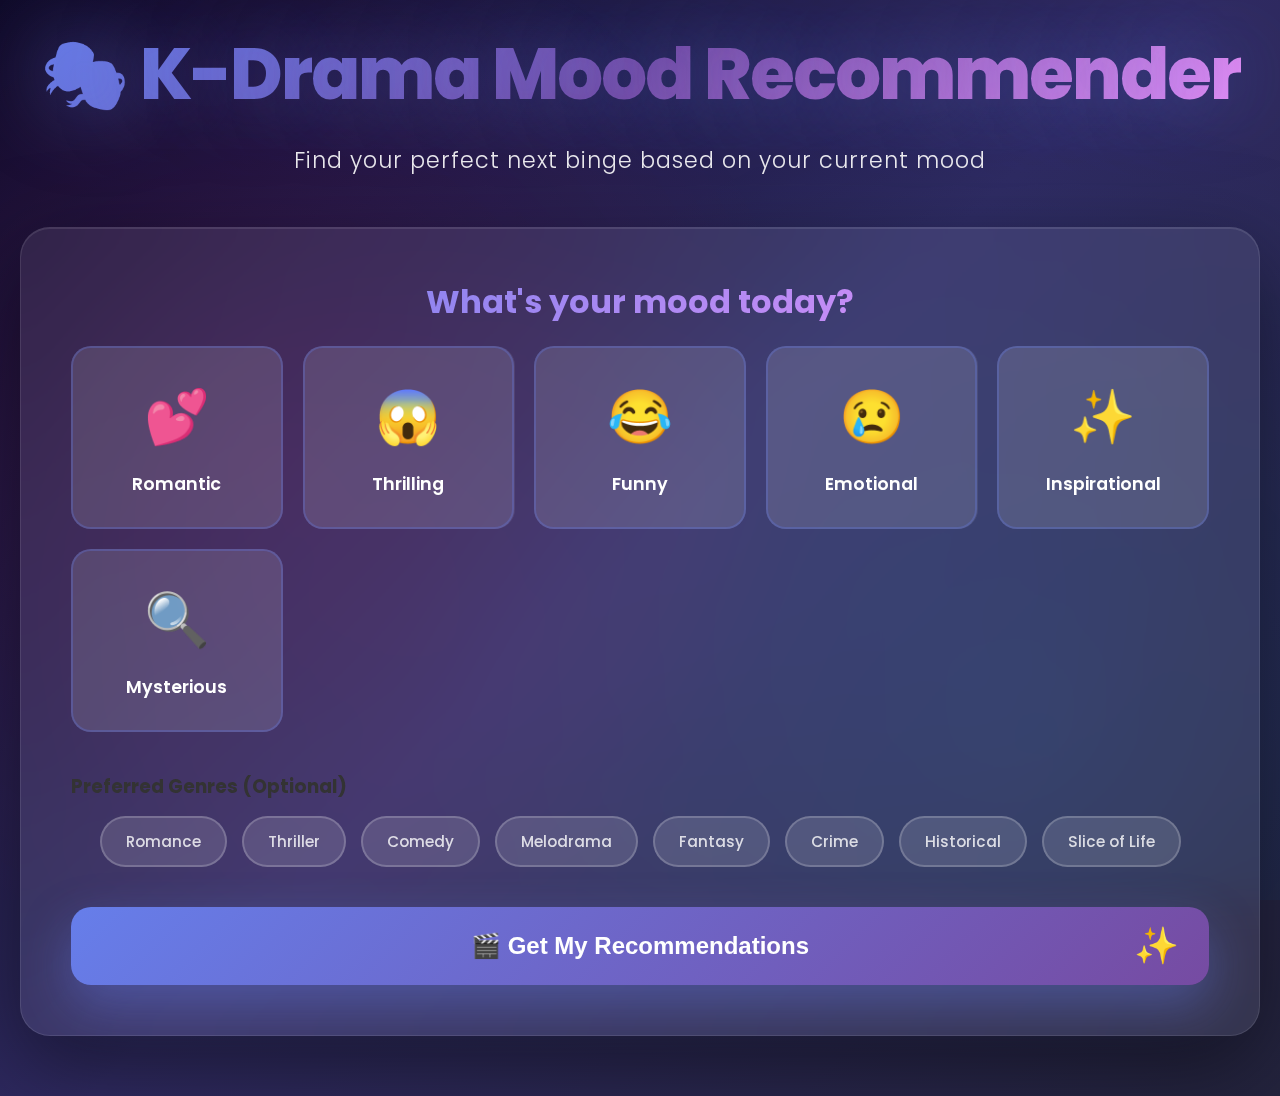
<file: index.html>
<!DOCTYPE html>
<html lang="en">
<head>
    <meta charset="UTF-8">
    <meta name="viewport" content="width=device-width, initial-scale=1.0">
    <title>K-Drama Mood Recommender</title>
    <link rel="stylesheet" href="style.css">
</head>
<body>
    <div class="container">
        <div class="header">
            <h1>🎭 K-Drama Mood Recommender</h1>
            <p>Find your perfect next binge based on your current mood</p>
        </div>

        <div class="mood-selector">
            <h2 style="margin-bottom: 20px; color: #333;">What's your mood today?</h2>
            <div class="mood-grid">
                <div class="mood-btn" data-mood="romantic">
                    <span class="mood-emoji">💕</span>
                    <span>Romantic</span>
                </div>
                <div class="mood-btn" data-mood="thrilling">
                    <span class="mood-emoji">😱</span>
                    <span>Thrilling</span>
                </div>
                <div class="mood-btn" data-mood="funny">
                    <span class="mood-emoji">😂</span>
                    <span>Funny</span>
                </div>
                <div class="mood-btn" data-mood="emotional">
                    <span class="mood-emoji">😢</span>
                    <span>Emotional</span>
                </div>
                <div class="mood-btn" data-mood="inspirational">
                    <span class="mood-emoji">✨</span>
                    <span>Inspirational</span>
                </div>
                <div class="mood-btn" data-mood="mysterious">
                    <span class="mood-emoji">🔍</span>
                    <span>Mysterious</span>
                </div>
            </div>

            <h3 style="margin-bottom: 15px; color: #333;">Preferred Genres (Optional)</h3>
            <div class="genre-tags">
                <div class="genre-tag" data-genre="romance">Romance</div>
                <div class="genre-tag" data-genre="thriller">Thriller</div>
                <div class="genre-tag" data-genre="comedy">Comedy</div>
                <div class="genre-tag" data-genre="melodrama">Melodrama</div>
                <div class="genre-tag" data-genre="fantasy">Fantasy</div>
                <div class="genre-tag" data-genre="crime">Crime</div>
                <div class="genre-tag" data-genre="historical">Historical</div>
                <div class="genre-tag" data-genre="slice-of-life">Slice of Life</div>
            </div>

            <button class="recommend-btn" onclick="getRecommendations()">
                🎬 Get My Recommendations
            </button>
        </div>

        <div class="results" id="results"></div>
    </div>

    <script src="script.js"></script>
</body>
</html>
</file>
<file: style.css>
@import url('https://fonts.googleapis.com/css2?family=Poppins:wght@300;400;600;700;800&display=swap');

* {
    margin: 0;
    padding: 0;
    box-sizing: border-box;
}

body {
    font-family: 'Poppins', sans-serif;
    background: #0f0c29;
    background: linear-gradient(135deg, #0f0c29 0%, #302b63 50%, #24243e 100%);
    min-height: 100vh;
    padding: 20px;
    position: relative;
    overflow-x: hidden;
}

/* Animated background particles */
body::before {
    content: '';
    position: fixed;
    top: 0;
    left: 0;
    width: 100%;
    height: 100%;
    background: radial-gradient(circle at 20% 50%, rgba(255, 0, 150, 0.1) 0%, transparent 50%),
                radial-gradient(circle at 80% 80%, rgba(0, 150, 255, 0.1) 0%, transparent 50%);
    animation: floatBackground 15s ease-in-out infinite;
    pointer-events: none;
    z-index: 0;
}

@keyframes floatBackground {
    0%, 100% { transform: translate(0, 0) scale(1); }
    33% { transform: translate(30px, -30px) scale(1.1); }
    66% { transform: translate(-20px, 20px) scale(0.9); }
}

.container {
    max-width: 1400px;
    margin: 0 auto;
    position: relative;
    z-index: 1;
}

.header {
    text-align: center;
    color: white;
    margin-bottom: 50px;
    animation: fadeInDown 1s ease;
}

.header h1 {
    font-size: 4.5em;
    font-weight: 800;
    margin-bottom: 15px;
    background: linear-gradient(135deg, #667eea 0%, #764ba2 50%, #f093fb 100%);
    -webkit-background-clip: text;
    -webkit-text-fill-color: transparent;
    background-clip: text;
    text-shadow: 0 0 80px rgba(102, 126, 234, 0.5);
    letter-spacing: -2px;
    animation: glow 3s ease-in-out infinite;
}

@keyframes glow {
    0%, 100% { filter: drop-shadow(0 0 20px rgba(102, 126, 234, 0.7)); }
    50% { filter: drop-shadow(0 0 40px rgba(246, 111, 171, 0.9)); }
}

.header p {
    font-size: 1.4em;
    opacity: 0.9;
    font-weight: 300;
    letter-spacing: 1px;
}

.mood-selector {
    background: rgba(255, 255, 255, 0.08);
    backdrop-filter: blur(20px);
    border-radius: 30px;
    padding: 50px;
    box-shadow: 0 30px 90px rgba(0,0,0,0.5),
                inset 0 1px 0 rgba(255,255,255,0.1);
    margin-bottom: 40px;
    animation: fadeInUp 1s ease;
    border: 1px solid rgba(255, 255, 255, 0.1);
}

.mood-selector h2 {
    margin-bottom: 30px;
    color: white;
    font-size: 2em;
    font-weight: 700;
    text-align: center;
    background: linear-gradient(135deg, #667eea, #f093fb);
    -webkit-background-clip: text;
    -webkit-text-fill-color: transparent;
    background-clip: text;
}

.mood-grid {
    display: grid;
    grid-template-columns: repeat(auto-fit, minmax(180px, 1fr));
    gap: 20px;
    margin-bottom: 40px;
}

.mood-btn {
    padding: 30px 20px;
    background: rgba(255, 255, 255, 0.05);
    backdrop-filter: blur(10px);
    border: 2px solid rgba(102, 126, 234, 0.3);
    border-radius: 20px;
    cursor: pointer;
    transition: all 0.4s cubic-bezier(0.175, 0.885, 0.32, 1.275);
    text-align: center;
    font-size: 1.1em;
    color: white;
    font-weight: 600;
    position: relative;
    overflow: hidden;
}

.mood-btn::before {
    content: '';
    position: absolute;
    top: 50%;
    left: 50%;
    width: 0;
    height: 0;
    border-radius: 50%;
    background: linear-gradient(135deg, rgba(102, 126, 234, 0.4), rgba(246, 111, 171, 0.4));
    transform: translate(-50%, -50%);
    transition: width 0.6s, height 0.6s;
}

.mood-btn:hover::before {
    width: 300px;
    height: 300px;
}

.mood-btn:hover {
    transform: translateY(-10px) scale(1.05);
    box-shadow: 0 20px 40px rgba(102, 126, 234, 0.4);
    border-color: rgba(246, 111, 171, 0.8);
}

.mood-btn.active {
    background: linear-gradient(135deg, #667eea 0%, #764ba2 100%);
    border-color: transparent;
    transform: scale(1.1);
    box-shadow: 0 20px 50px rgba(102, 126, 234, 0.6);
    animation: pulse 2s ease-in-out infinite;
}

@keyframes pulse {
    0%, 100% { transform: scale(1.1); }
    50% { transform: scale(1.15); }
}

.mood-emoji {
    font-size: 3em;
    display: block;
    margin-bottom: 15px;
    position: relative;
    z-index: 1;
    animation: float 3s ease-in-out infinite;
}

@keyframes float {
    0%, 100% { transform: translateY(0px); }
    50% { transform: translateY(-10px); }
}

.mood-btn span:last-child {
    position: relative;
    z-index: 1;
}

.genre-section {
    margin-top: 50px;
}

.genre-section h3 {
    margin-bottom: 20px;
    color: white;
    font-size: 1.8em;
    font-weight: 700;
    text-align: center;
    background: linear-gradient(135deg, #f093fb, #f5576c);
    -webkit-background-clip: text;
    -webkit-text-fill-color: transparent;
    background-clip: text;
}

.genre-tags {
    display: flex;
    flex-wrap: wrap;
    gap: 15px;
    justify-content: center;
}

.genre-tag {
    padding: 12px 24px;
    background: rgba(255, 255, 255, 0.05);
    backdrop-filter: blur(10px);
    border: 2px solid rgba(255, 255, 255, 0.2);
    border-radius: 30px;
    cursor: pointer;
    transition: all 0.3s ease;
    font-size: 0.95em;
    color: rgba(255, 255, 255, 0.8);
    font-weight: 500;
    position: relative;
    overflow: hidden;
}

.genre-tag::before {
    content: '';
    position: absolute;
    top: 0;
    left: -100%;
    width: 100%;
    height: 100%;
    background: linear-gradient(90deg, transparent, rgba(255,255,255,0.2), transparent);
    transition: left 0.5s;
}

.genre-tag:hover::before {
    left: 100%;
}

.genre-tag:hover {
    border-color: #f093fb;
    background: rgba(240, 147, 251, 0.1);
    color: white;
    transform: translateY(-3px);
    box-shadow: 0 10px 25px rgba(240, 147, 251, 0.3);
}

.genre-tag.selected {
    background: linear-gradient(135deg, #f093fb 0%, #f5576c 100%);
    color: white;
    border-color: transparent;
    transform: scale(1.05);
    box-shadow: 0 10px 30px rgba(240, 147, 251, 0.5);
}

.recommend-btn {
    width: 100%;
    padding: 25px;
    background: linear-gradient(135deg, #667eea 0%, #764ba2 50%, #f093fb 100%);
    background-size: 200% 200%;
    color: white;
    border: none;
    border-radius: 20px;
    font-size: 1.5em;
    font-weight: 700;
    cursor: pointer;
    transition: all 0.4s ease;
    margin-top: 40px;
    box-shadow: 0 20px 50px rgba(102, 126, 234, 0.4);
    position: relative;
    overflow: hidden;
    animation: gradientShift 3s ease infinite;
}

@keyframes gradientShift {
    0%, 100% { background-position: 0% 50%; }
    50% { background-position: 100% 50%; }
}

.recommend-btn::after {
    content: '✨';
    position: absolute;
    top: 50%;
    right: 30px;
    transform: translateY(-50%);
    font-size: 1.5em;
    animation: sparkle 2s ease-in-out infinite;
}

@keyframes sparkle {
    0%, 100% { opacity: 1; transform: translateY(-50%) scale(1); }
    50% { opacity: 0.5; transform: translateY(-50%) scale(1.3); }
}

.recommend-btn:hover {
    transform: translateY(-5px);
    box-shadow: 0 30px 60px rgba(102, 126, 234, 0.6);
}

.recommend-btn:active {
    transform: translateY(-2px);
}

.results {
    display: none;
    animation: fadeInUp 1s ease;
}

.results h2 {
    color: white;
    text-align: center;
    margin-bottom: 40px;
    font-size: 2.5em;
    font-weight: 800;
    background: linear-gradient(135deg, #667eea, #f093fb);
    -webkit-background-clip: text;
    -webkit-text-fill-color: transparent;
    background-clip: text;
}

.drama-card {
    background: rgba(255, 255, 255, 0.08);
    backdrop-filter: blur(20px);
    border-radius: 30px;
    padding: 40px;
    margin-bottom: 30px;
    box-shadow: 0 30px 90px rgba(0,0,0,0.5),
                inset 0 1px 0 rgba(255,255,255,0.1);
    transition: all 0.4s ease;
    border: 1px solid rgba(255, 255, 255, 0.1);
    position: relative;
    overflow: hidden;
}

.drama-card::before {
    content: '';
    position: absolute;
    top: -50%;
    left: -50%;
    width: 200%;
    height: 200%;
    background: radial-gradient(circle, rgba(102, 126, 234, 0.1) 0%, transparent 70%);
    opacity: 0;
    transition: opacity 0.4s;
}

.drama-card:hover::before {
    opacity: 1;
    animation: rotate 10s linear infinite;
}

@keyframes rotate {
    0% { transform: rotate(0deg); }
    100% { transform: rotate(360deg); }
}

.drama-card:hover {
    transform: translateY(-10px);
    box-shadow: 0 40px 100px rgba(102, 126, 234, 0.4);
    border-color: rgba(246, 111, 171, 0.3);
}

.drama-header {
    display: flex;
    justify-content: space-between;
    align-items: start;
    margin-bottom: 25px;
    position: relative;
    z-index: 1;
}

.drama-title {
    font-size: 2.3em;
    color: white;
    margin-bottom: 8px;
    font-weight: 800;
    letter-spacing: -1px;
}

.drama-year {
    color: rgba(255, 255, 255, 0.7);
    font-size: 1.1em;
    font-weight: 400;
}

.match-score {
    background: linear-gradient(135deg, #667eea 0%, #764ba2 100%);
    color: white;
    padding: 15px 30px;
    border-radius: 30px;
    font-weight: 700;
    font-size: 1.3em;
    box-shadow: 0 10px 30px rgba(102, 126, 234, 0.4);
    animation: matchPulse 2s ease-in-out infinite;
}

@keyframes matchPulse {
    0%, 100% { transform: scale(1); }
    50% { transform: scale(1.05); }
}

.drama-info {
    display: flex;
    gap: 15px;
    margin-bottom: 25px;
    flex-wrap: wrap;
    position: relative;
    z-index: 1;
}

.info-badge {
    padding: 10px 20px;
    background: rgba(102, 126, 234, 0.2);
    backdrop-filter: blur(10px);
    border-radius: 20px;
    font-size: 0.95em;
    color: white;
    font-weight: 600;
    border: 1px solid rgba(102, 126, 234, 0.3);
    transition: all 0.3s ease;
}

.info-badge:hover {
    background: rgba(102, 126, 234, 0.4);
    transform: translateY(-2px);
}

.drama-synopsis {
    line-height: 1.9;
    color: rgba(255, 255, 255, 0.85);
    margin-bottom: 25px;
    font-size: 1.1em;
    font-weight: 300;
    position: relative;
    z-index: 1;
}

.drama-cast {
    margin-top: 20px;
    color: rgba(255, 255, 255, 0.9);
    font-size: 1.05em;
    position: relative;
    z-index: 1;
}

.drama-cast strong {
    background: linear-gradient(135deg, #667eea, #f093fb);
    -webkit-background-clip: text;
    -webkit-text-fill-color: transparent;
    background-clip: text;
    font-weight: 700;
}

.mood-board {
    display: flex;
    gap: 15px;
    font-size: 2.5em;
    padding: 25px;
    background: linear-gradient(135deg, rgba(102, 126, 234, 0.15), rgba(246, 111, 171, 0.15));
    border-radius: 20px;
    justify-content: center;
    margin-top: 25px;
    position: relative;
    z-index: 1;
    border: 1px solid rgba(255, 255, 255, 0.1);
}

.mood-board span {
    animation: bounceIn 0.8s ease;
    animation-fill-mode: both;
    display: inline-block;
}

.mood-board span:nth-child(1) { animation-delay: 0.1s; }
.mood-board span:nth-child(2) { animation-delay: 0.2s; }
.mood-board span:nth-child(3) { animation-delay: 0.3s; }
.mood-board span:nth-child(4) { animation-delay: 0.4s; }
.mood-board span:nth-child(5) { animation-delay: 0.5s; }
.mood-board span:nth-child(6) { animation-delay: 0.6s; }

@keyframes bounceIn {
    0% { transform: scale(0); opacity: 0; }
    50% { transform: scale(1.2); }
    100% { transform: scale(1); opacity: 1; }
}

.why-match {
    background: linear-gradient(135deg, rgba(255, 215, 0, 0.1), rgba(255, 165, 0, 0.1));
    padding: 20px;
    border-radius: 15px;
    border-left: 4px solid #ffd700;
    margin-top: 20px;
    color: rgba(255, 255, 255, 0.9);
    position: relative;
    z-index: 1;
    backdrop-filter: blur(10px);
}

.why-match strong {
    color: #ffd700;
    font-weight: 700;
}

@keyframes fadeInDown {
    from {
        opacity: 0;
        transform: translateY(-50px);
    }
    to {
        opacity: 1;
        transform: translateY(0);
    }
}

@keyframes fadeInUp {
    from {
        opacity: 0;
        transform: translateY(50px);
    }
    to {
        opacity: 1;
        transform: translateY(0);
    }
}

.loading {
    text-align: center;
    padding: 60px;
    color: white;
    font-size: 1.5em;
    font-weight: 300;
}

.loading-spinner {
    border: 5px solid rgba(255,255,255,0.1);
    border-top: 5px solid white;
    border-radius: 50%;
    width: 70px;
    height: 70px;
    animation: spin 1s linear infinite;
    margin: 30px auto;
    box-shadow: 0 0 30px rgba(102, 126, 234, 0.5);
}

@keyframes spin {
    0% { transform: rotate(0deg); }
    100% { transform: rotate(360deg); }
}

/* Calendar Styles */
.calendar-section {
    margin-top: 50px;
    animation: fadeInUp 1s ease;
}

.calendar-header {
    text-align: center;
    margin-bottom: 40px;
}

.calendar-header h2 {
    color: white;
    font-size: 2.5em;
    font-weight: 800;
    margin-bottom: 10px;
    background: linear-gradient(135deg, #667eea, #f093fb);
    -webkit-background-clip: text;
    -webkit-text-fill-color: transparent;
    background-clip: text;
}

.calendar-header p {
    color: rgba(255, 255, 255, 0.8);
    font-size: 1.2em;
    font-weight: 300;
    margin-bottom: 20px;
}

.add-drama-btn {
    padding: 15px 35px;
    background: linear-gradient(135deg, #667eea 0%, #764ba2 100%);
    color: white;
    border: none;
    border-radius: 30px;
    font-size: 1.1em;
    font-weight: 600;
    cursor: pointer;
    transition: all 0.3s ease;
    box-shadow: 0 10px 30px rgba(102, 126, 234, 0.4);
}

.add-drama-btn:hover {
    transform: translateY(-3px);
    box-shadow: 0 15px 40px rgba(102, 126, 234, 0.6);
}

.add-drama-form {
    background: rgba(255, 255, 255, 0.08);
    backdrop-filter: blur(20px);
    border-radius: 25px;
    padding: 35px;
    margin-bottom: 30px;
    border: 1px solid rgba(255, 255, 255, 0.1);
    animation: slideDown 0.4s ease;
}

@keyframes slideDown {
    from {
        opacity: 0;
        transform: translateY(-20px);
    }
    to {
        opacity: 1;
        transform: translateY(0);
    }
}

.add-drama-form h3 {
    color: white;
    font-size: 1.8em;
    font-weight: 700;
    margin-bottom: 25px;
    text-align: center;
}

.form-grid {
    display: grid;
    grid-template-columns: repeat(auto-fit, minmax(200px, 1fr));
    gap: 15px;
    margin-bottom: 20px;
}

.form-input {
    padding: 15px 20px;
    background: rgba(255, 255, 255, 0.05);
    border: 2px solid rgba(255, 255, 255, 0.2);
    border-radius: 15px;
    color: white;
    font-size: 1em;
    font-family: 'Poppins', sans-serif;
    transition: all 0.3s ease;
}

.form-input:focus {
    outline: none;
    border-color: #667eea;
    background: rgba(255, 255, 255, 0.1);
    box-shadow: 0 0 20px rgba(102, 126, 234, 0.3);
}

.form-input::placeholder {
    color: rgba(255, 255, 255, 0.5);
}

.form-buttons {
    display: flex;
    gap: 15px;
    justify-content: center;
}

.form-btn {
    padding: 12px 30px;
    border: none;
    border-radius: 20px;
    font-size: 1em;
    font-weight: 600;
    cursor: pointer;
    transition: all 0.3s ease;
    font-family: 'Poppins', sans-serif;
}

.save-btn {
    background: linear-gradient(135deg, #667eea 0%, #764ba2 100%);
    color: white;
    box-shadow: 0 10px 25px rgba(102, 126, 234, 0.3);
}

.save-btn:hover {
    transform: translateY(-2px);
    box-shadow: 0 15px 35px rgba(102, 126, 234, 0.5);
}

.cancel-btn {
    background: rgba(255, 255, 255, 0.1);
    color: white;
    border: 2px solid rgba(255, 255, 255, 0.2);
}

.cancel-btn:hover {
    background: rgba(255, 255, 255, 0.15);
    transform: translateY(-2px);
}

.calendar-container {
    background: rgba(255, 255, 255, 0.08);
    backdrop-filter: blur(20px);
    border-radius: 25px;
    padding: 35px;
    margin-bottom: 30px;
    border: 1px solid rgba(255, 255, 255, 0.1);
}

.calendar-nav {
    display: flex;
    justify-content: space-between;
    align-items: center;
    margin-bottom: 30px;
}

.calendar-nav h3 {
    color: white;
    font-size: 1.8em;
    font-weight: 700;
}

.nav-btn {
    padding: 12px 25px;
    background: rgba(255, 255, 255, 0.1);
    border: 2px solid rgba(255, 255, 255, 0.2);
    border-radius: 20px;
    color: white;
    font-size: 1em;
    font-weight: 600;
    cursor: pointer;
    transition: all 0.3s ease;
}

.nav-btn:hover {
    background: rgba(255, 255, 255, 0.15);
    border-color: #667eea;
    transform: translateY(-2px);
}

.calendar-grid {
    display: grid;
    grid-template-columns: repeat(7, 1fr);
    gap: 15px;
}

.day-card {
    background: rgba(255, 255, 255, 0.05);
    backdrop-filter: blur(10px);
    border-radius: 20px;
    padding: 20px;
    border: 2px solid rgba(255, 255, 255, 0.1);
    transition: all 0.3s ease;
    min-height: 200px;
}

.day-card.today {
    border-color: #667eea;
    background: rgba(102, 126, 234, 0.15);
    box-shadow: 0 0 30px rgba(102, 126, 234, 0.3);
}

.day-card:hover {
    transform: translateY(-5px);
    border-color: rgba(246, 111, 171, 0.5);
    box-shadow: 0 10px 30px rgba(0, 0, 0, 0.3);
}

.day-header {
    text-align: center;
    margin-bottom: 15px;
    padding-bottom: 10px;
    border-bottom: 1px solid rgba(255, 255, 255, 0.1);
}

.day-name {
    color: white;
    font-size: 1em;
    font-weight: 700;
    margin-bottom: 5px;
}

.day-date {
    color: rgba(255, 255, 255, 0.7);
    font-size: 0.9em;
}

.episode-item {
    background: linear-gradient(135deg, rgba(102, 126, 234, 0.2), rgba(246, 111, 171, 0.2));
    padding: 12px;
    border-radius: 12px;
    margin-bottom: 10px;
    border: 1px solid rgba(255, 255, 255, 0.1);
    transition: all 0.3s ease;
}

.episode-item:hover {
    transform: scale(1.05);
    box-shadow: 0 5px 15px rgba(102, 126, 234, 0.3);
}

.episode-title {
    color: white;
    font-size: 0.9em;
    font-weight: 600;
    margin-bottom: 5px;
}

.episode-info {
    color: rgba(255, 255, 255, 0.7);
    font-size: 0.8em;
}

.empty-day {
    color: rgba(255, 255, 255, 0.4);
    text-align: center;
    padding: 20px;
    font-style: italic;
    font-size: 0.9em;
}

.watchlist-container {
    background: rgba(255, 255, 255, 0.08);
    backdrop-filter: blur(20px);
    border-radius: 25px;
    padding: 35px;
    border: 1px solid rgba(255, 255, 255, 0.1);
}

.watchlist-container h3 {
    color: white;
    font-size: 1.8em;
    font-weight: 700;
    margin-bottom: 25px;
    text-align: center;
}

.watchlist {
    display: grid;
    grid-template-columns: repeat(auto-fill, minmax(280px, 1fr));
    gap: 20px;
}

.watchlist-item {
    background: rgba(255, 255, 255, 0.05);
    backdrop-filter: blur(10px);
    padding: 20px;
    border-radius: 20px;
    border: 2px solid rgba(255, 255, 255, 0.1);
    transition: all 0.3s ease;
    position: relative;
}

.watchlist-item:hover {
    transform: translateY(-5px);
    border-color: rgba(246, 111, 171, 0.5);
    box-shadow: 0 10px 30px rgba(0, 0, 0, 0.3);
}

.watchlist-item h4 {
    color: white;
    font-size: 1.3em;
    font-weight: 700;
    margin-bottom: 10px;
}

.watchlist-item p {
    color: rgba(255, 255, 255, 0.7);
    font-size: 0.95em;
    margin-bottom: 5px;
}

.progress-bar {
    width: 100%;
    height: 8px;
    background: rgba(255, 255, 255, 0.1);
    border-radius: 10px;
    overflow: hidden;
    margin-top: 15px;
}

.progress-fill {
    height: 100%;
    background: linear-gradient(135deg, #667eea, #f093fb);
    transition: width 0.5s ease;
    border-radius: 10px;
}

.remove-btn {
    position: absolute;
    top: 15px;
    right: 15px;
    background: rgba(255, 59, 48, 0.8);
    color: white;
    border: none;
    border-radius: 50%;
    width: 30px;
    height: 30px;
    cursor: pointer;
    font-size: 1.2em;
    display: flex;
    align-items: center;
    justify-content: center;
    transition: all 0.3s ease;
}

.remove-btn:hover {
    background: rgba(255, 59, 48, 1);
    transform: scale(1.1);
}

@media (max-width: 768px) {
    .calendar-grid {
        grid-template-columns: 1fr;
    }
    .form-grid {
        grid-template-columns: 1fr;
    }
}
</file>
